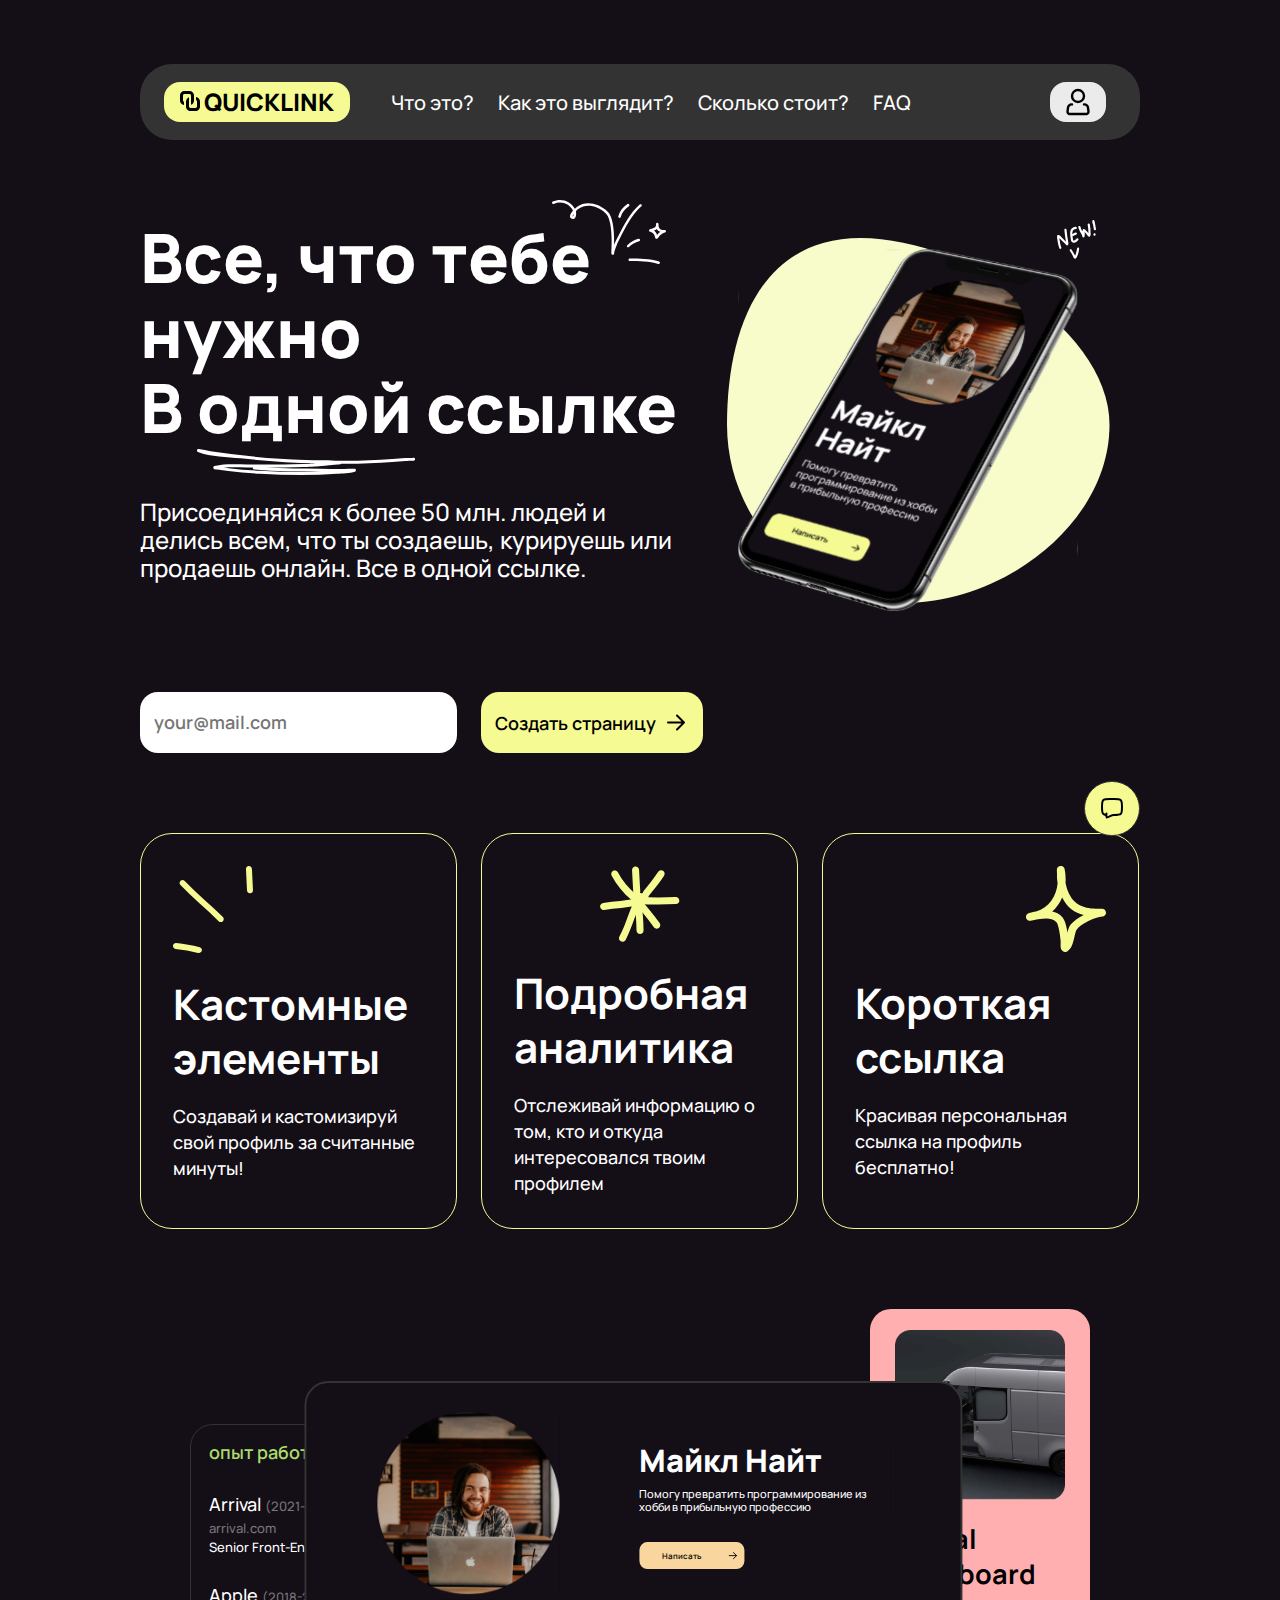
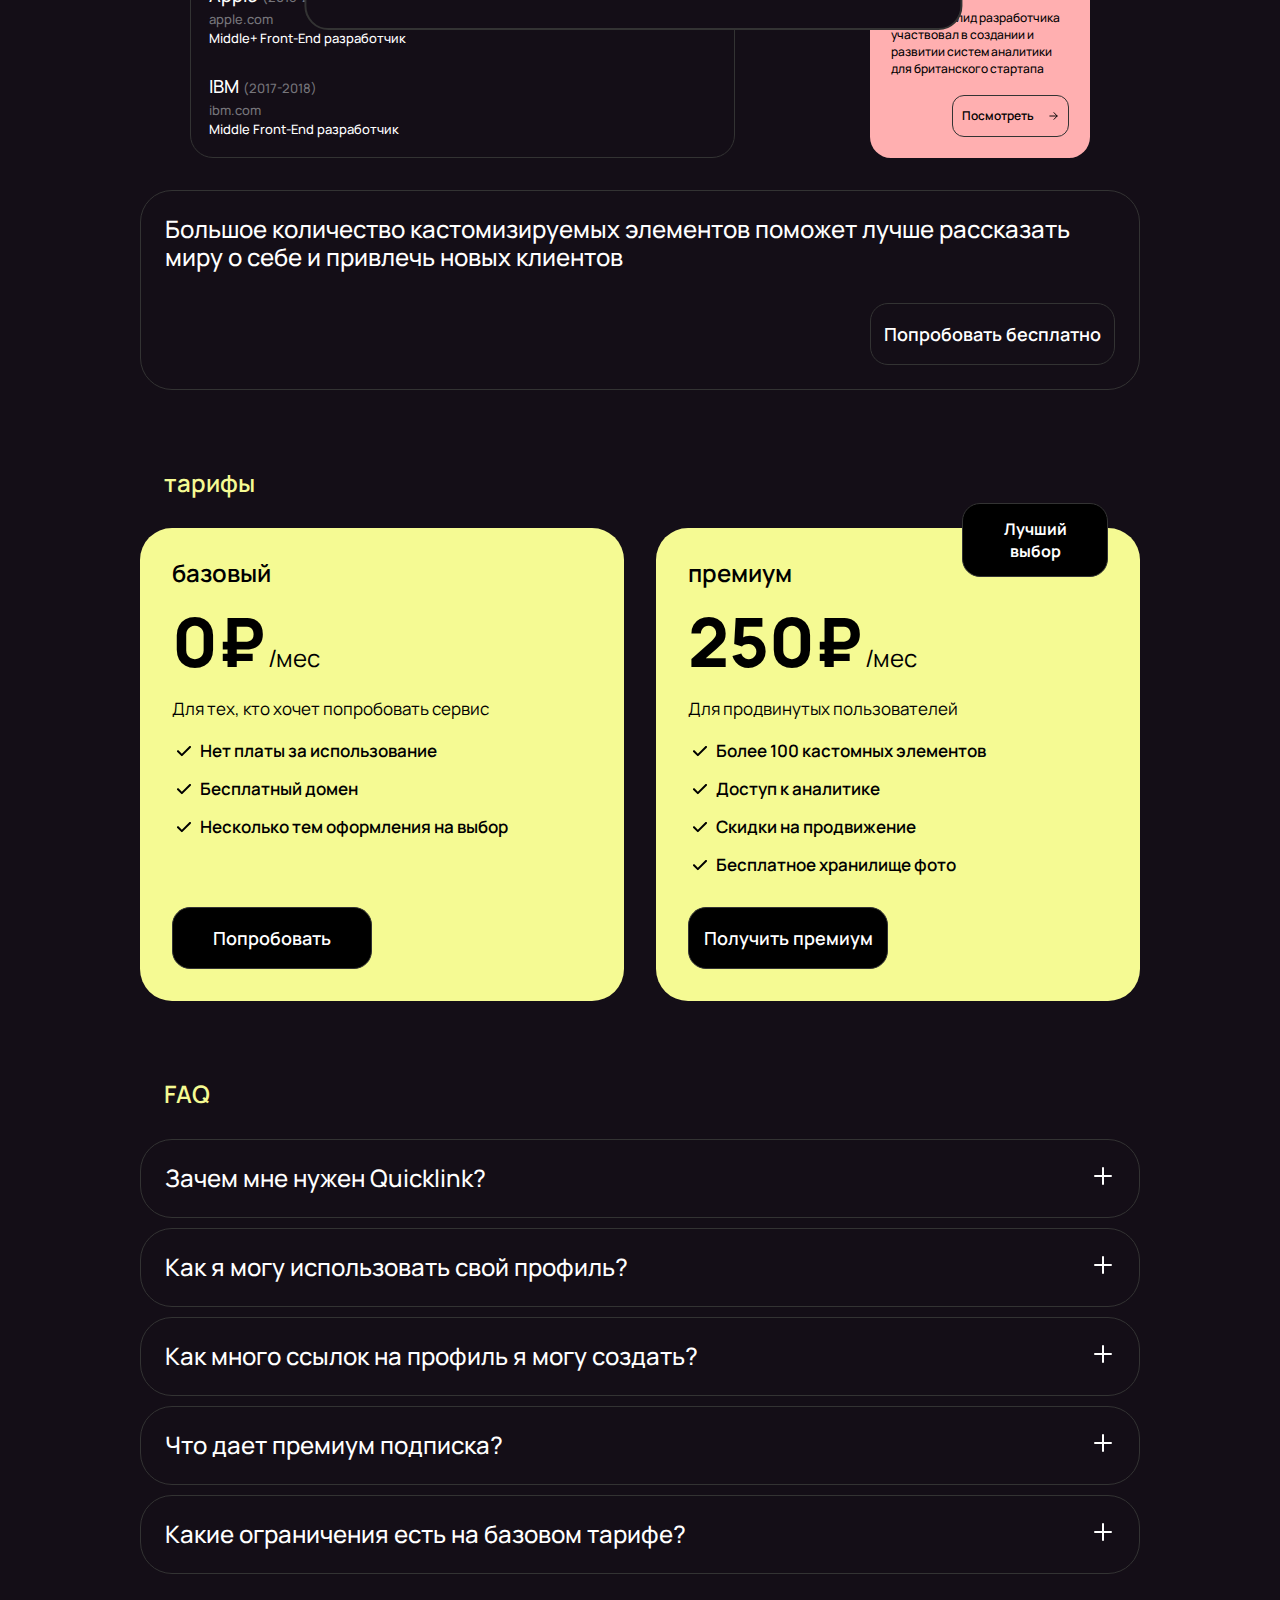
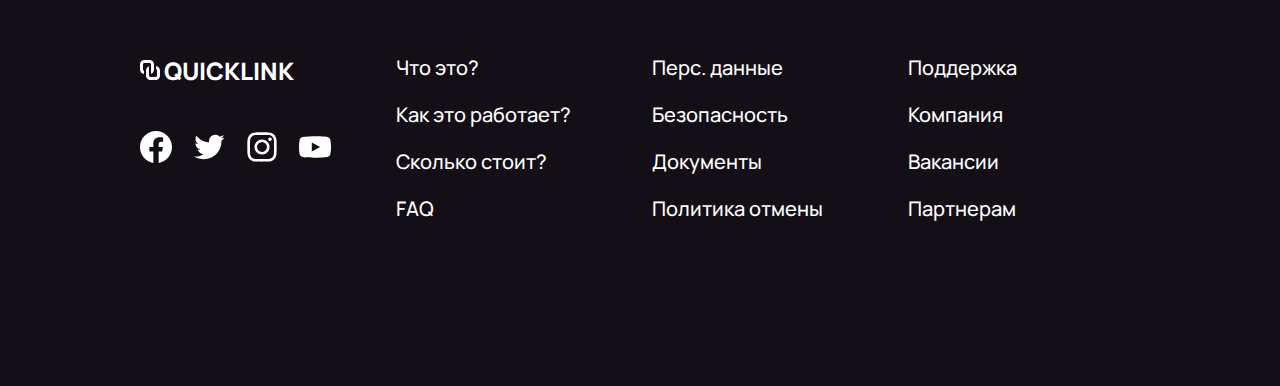
<file: index.html>
<!DOCTYPE html>
<html lang="ru">

<head>
    <meta charset="UTF-8">
    <meta name="viewport" content="width=device-width, initial-scale=1.0">
    <title>Landing</title>
    <link rel="stylesheet" href="./style.css">
    <link rel="preconnect" href="https://fonts.googleapis.com">
    <link rel="preconnect" href="https://fonts.gstatic.com" crossorigin>
    <link href="https://fonts.googleapis.com/css2?family=Manrope:wght@500..800&display=swap" rel="stylesheet">
</head>

<body>
    <header class="header">
        <div class="header-container">
            <div class="logo-menu">
                <div class="logo">
                    QUICKLINK
                </div>
                <nav role="navigation" class="links-menu">
                    <a href="#cards" class="link-menu">Что это?</a>
                    <a href="#screens" class="link-menu">Как это выглядит?</a>
                    <a href="#price-wrapper" class="link-menu">Сколько стоит?</a>
                    <a href="#faq-wrapper" class="link-menu">FAQ</a>
                </nav>
            </div>
            <button class="login">
                <img src="./icons/login.svg" alt="log" class="log">
            </button>
            <div class="burger-wrapper">
                <input type="checkbox" id="burger-checkbox" class="burger-checkbox">
                <label class="burger" for="burger-checkbox"></label>
                <div class="burger-menu">
                    <div class="list">
                        <a href="#" class="item-list enter">
                            Вход
                            <button class="login">
                                <img src="./icons/login.svg" alt="log" class="log">
                            </button>
                        </a href="#">
                        <a href="#" class="item-list">
                            Что это?
                        </a href="#">
                        <a href="#" class="item-list">
                            Как это выглядит?
                        </a href="#">
                        <a href="#" class="item-list">
                            Сколько стоит?
                        </a href="#">
                        <a href="#" class="item-list faq">
                            FAQ
                        </a href="#">
                    </div>
                </div>
                <div class="shadow"></div>
            </div>


        </div>
    </header>



    <main>
        <div class="container">
            <div class="hero-wrapper">
                <div class="hero-block">
                    <div class="hero-content">
                        <div class="hero-text">
                            Все, что тебе
                            <br>
                            нужно
                            <br>
                            В одной ссылке
                            <img src="./image/illustr-here.svg" alt="illustr-here" class="illustr-here">
                            <img src="./image/underline.svg" alt="underline" class="underline">
                        </div>
                        <div class="hero-info">
                            Присоединяйся к более 50 млн. людей и делись всем, что ты создаешь, курируешь
                            или продаешь онлайн. Все в одной ссылке.
                        </div>
                    </div>
                    <img src="./image/hero-pic.svg" alt="hero-pic" class="hero-pic">
                </div>
                <div class="actions">
                    <input type="text" placeholder="your@mail.com" class="your-email">
                    <a href="#" class="write-action">
                        <p class="write">Создать страницу</p>
                        <img src="./icons/arrow.svg" alt="arrow" class="arrow">
                    </a>
                </div>
            </div>
        </div>
        <div class="container">
            <div id="cards">
                <div class="card">
                    <img src="./image/first-card.svg" alt="first-card" class="first-card">
                    <div class="text-card">
                        <div class="title">Кастомные элементы</div>
                        <div class="description">
                            Создавай и кастомизируй свой профиль за считанные минуты!
                        </div>
                    </div>
                </div>
                <div class="card">
                    <img src="./image/second-card.svg" alt="second-card" class="second-card">
                    <div class="text-card">
                        <div class="title">Подробная аналитика</div>
                        <div class="description">
                            Отслеживай информацию о том, кто и откуда интересовался твоим профилем
                        </div>
                    </div>
                </div>
                <div class="card">
                    <img src="./image/third-card.svg" alt="third-card" class="third-card">
                    <div class="text-card">
                        <div class="title">Короткая ссылка</div>
                        <div class="description">
                            Красивая персональная
                            ссылка на профиль бесплатно!
                        </div>
                    </div>
                </div>
            </div>
        </div>
        <div class="container">
            <div id="screens">
                <div class="profile-check">
                    <div class="profile">
                        <div class="about-me">
                            <div class="photo">
                                <img src="./image/Avatar.png" alt="My photo" class="my-photo">
                            </div>
                            <div class="short-description">
                                <h1 class="my-name">Майкл Найт</h1>
                                <p class="description">
                                    Помогу превратить программирование из хобби в прибыльную профессию
                                </p>
                                <a href="#" class="writer-action">
                                    <p class="writer">Написать</p>
                                    <img src="./icons/arrow.svg" alt="arrow" class="arrow">
                                </a>
                            </div>
                        </div>
                    </div>
                    <div class="work-experience">
                        <p class="h3exp">опыт работы</p>
                        <div class="job-list">
                            <div class="job">
                                <div class="company">
                                    <span>Arrival</span>
                                    <span class="period">
                                        (2021-по наст. время)
                                    </span>
                                </div>
                                <a href="https://www.arrival.com" class="company-link">arrival.com</a>
                                <div class="position">Senior Front-End разработчик</div>
                            </div>
                            <div class="job">
                                <div class="company">
                                    <span>Apple</span>
                                    <span class="period">
                                        (2018-2021)
                                    </span>
                                </div>
                                <a href="https://www.apple.com" class="company-link">apple.com</a>
                                <div class="position">Middle+ Front-End разработчик</div>
                            </div>
                            <div class="job">
                                <div class="company">
                                    <span>IBM</span>
                                    <span class="period">
                                        (2017-2018)
                                    </span>
                                </div>
                                <a href="https://www.ibm.com" class="company-link">ibm.com</a>
                                <div class="position">Middle Front-End разработчик</div>
                            </div>
                        </div>
                    </div>
                    <div class="item">
                        <div class="project-photo">
                            <img src="./image/Arrival.png" alt="Arrival" class="Arrival">
                        </div>
                        <div class="project">
                            <h2 class="project-name">Arrival Dashboard</h2>
                            <p class="project-description">
                                В качестве лид разработчика участвовал в создании и развитии систем аналитики для
                                британского
                                стартапа
                            </p>
                            <div class="show-project">
                                <a href="#">
                                    <p class="see">Посмотреть</p>
                                    <img src="./icons/arrow.svg" alt="arrow" class="arrow-see">
                                </a>
                            </div>
                        </div>
                    </div>
                </div>
                <div class="block-text">
                    <div class="title">
                        Большое количество кастомизируемых элементов поможет
                        лучше рассказать миру о себе и привлечь новых клиентов
                    </div>
                    <button class="button-free">Попробовать бесплатно</button>
                </div>
            </div>
        </div>
        <div class="container">
            <div id="price-wrapper">
                <h3>тарифы</h3>
                <div class="price-cards">
                    <div class="price-card">
                        <div class="card-text">
                            <div class="tariff">базовый</div>
                            <div class="price">
                                <span class="quantity">0₽</span>
                                <span class="month">/мес</span>
                            </div>
                            <div class="try-servers">
                                Для тех, кто хочет попробовать сервис
                            </div>
                            <ul class="about-prices">
                                <li class="about-price">
                                    Нет платы за использование
                                </li>
                                <li class="about-price">
                                    Бесплатный домен
                                </li>
                                <li class="about-price">
                                    Несколько тем оформления на выбор
                                </li>
                            </ul>
                        </div>
                        <button class="button-try">Попробовать</button>
                    </div>
                    <div class="price-card premium">
                        <div class="card-text">
                            <div class="tariff">премиум</div>
                            <div class="price">
                                <span class="quantity">250₽</span>
                                <span class="month">/мес</span>
                            </div>
                            <div class="try-servers">
                                Для продвинутых пользователей
                            </div>
                            <ul class="about-prices">
                                <li class="about-price">
                                    Более 100 кастомных элементов
                                </li>
                                <li class="about-price">
                                    Доступ к аналитике
                                </li>
                                <li class="about-price">
                                    Скидки на продвижение
                                </li>
                                <li class="about-price">
                                    Бесплатное хранилище фото
                                </li>
                            </ul>
                            <div class="best-choise">Лучший выбор</div>
                        </div>
                        <button class="button-try">Получить премиум</button>
                    </div>
                </div>
            </div>
        </div>
        <div class="container">
            <div id="faq-wrapper">
                <h3>FAQ</h3>
                <div class="list-faq">
                    <div class="faq-item">
                        <details>
                            <summary class="title">
                                Зачем мне нужен Quicklink?
                            </summary>
                            <div class="answer">
                                <p class="answer-text">
                                    Это единая ссылка, которую вы можете использовать, чтобы связать вашу аудиторию со
                                    всем,
                                    что
                                    вы
                                    делаете, и со всем, что
                                    вам небезразлично. Это позволяет делиться множеством ссылок в одной, чтобы ваши
                                    подписчики,
                                    посетители и клиенты могли
                                    найти все, что они ищут, в одном месте.
                                </p>
                                <p class="answer-text">
                                    Вы можете добавить ссылку на Quicklink на платформах социальных сетей, таких как
                                    Tiktok
                                    и
                                    Instagram, включить в подписи
                                    к электронной почте и даже отобразить в виде QR-кода, чтобы ваша офлайн-аудитория
                                    связалась
                                    с
                                    вами онлайн.
                                </p>
                            </div>
                        </details>
                    </div>
                    <div class="faq-item">
                        <details>
                            <summary class="title">
                                Как я могу использовать свой профиль?
                            </summary>
                            <div class="answer">
                                <p class="answer-text">
                                    text
                                </p>
                                <p class="answer-text">
                                    text
                                </p>
                        </details>
                    </div>
                    <div class="faq-item">
                        <details>
                            <summary class="title">
                                Как много ссылок на профиль я могу создать?
                            </summary>
                            <div class="answer">
                                <p class="answer-text">
                                    text
                                </p>
                                <p class="answer-text">
                                    text
                                </p>
                        </details>
                    </div>
                    <div class="faq-item">
                        <details>
                            <summary class="title">
                                Что дает премиум подписка?
                            </summary>
                            <div class="answer">
                                <p class="answer-text">
                                    text
                                </p>
                                <p class="answer-text">
                                    text
                                </p>
                        </details>
                    </div>
                    <div class="faq-item">
                        <details>
                            <summary class="title">
                                Какие ограничения есть на базовом тарифе?
                            </summary>
                            <div class="answer">
                                <p class="answer-text">
                                    text
                                </p>
                                <p class="answer-text">
                                    text
                                </p>
                        </details>
                    </div>
                </div>

            </div>
        </div>
        </div>
    </main>

    <footer class="footer">
        <div class="container">
            <div class="footer-wrapper">
                <div class="logo-socials">
                    <div class="main-logo">QUICKLINK</div>
                    <div class="logo-social">
                        <img src="./icons/facebook.svg" alt="facebook" class="facebook">
                        <img src="./icons/twitter.svg" alt="twitter" class="twitter">
                        <img src="./icons/instagram.svg" alt="instagram" class="instagram">
                        <img src="./icons/youtube.svg" alt="youtube" class="youtube">
                    </div>
                </div>
                <ul class="footer-links">
                    <li><a href="#cards">Что это?</a></li>
                    <li><a href="#screens">Как это работает?</a></li>
                    <li><a href="#price-wrapper">Сколько стоит?</a></li>
                    <li><a href="#faq-wrapper">FAQ</a></li>
                </ul>
                <ul class="footer-links">
                    <li><a href="#">Перс. данные</a></li>
                    <li><a href="#">Безопасность</a></li>
                    <li><a href="#">Документы</a></li>
                    <li><a href="#">Политика отмены</a></li>
                </ul>
                <ul class="footer-links">
                    <li><a href="#">Поддержка</a></li>
                    <li><a href="#">Компания</a></li>
                    <li><a href="#">Вакансии</a></li>
                    <li><a href="#">Партнерам</a></li>
                </ul>
            </div>
        </div>
    </footer>

    <div class="container-feedback">
        <button class="feedback">
            <img src="./icons/feedback.svg" alt="feedback" class="feedback-img">
        </button>
    </div>

</body>



</html>
</file>
<file: style.css>
* {
    box-sizing: border-box;
    margin: 0;
    padding: 0;
    background-color: rgba(20, 14, 23, 1);
    font-family: Manrope, sans-serif;
}

body {
    padding: 0 20px;
}

.header {
    max-width: 1000px;
    width: 100%;
    margin: 64px auto 0;
}

.container {
    max-width: 1000px;
    width: 100%;
    margin: 80px auto 0;
}

.header .header-container {
    display: flex;
    justify-content: space-between;
    align-items: center;
    gap: 10px;
    padding: 18px 24px;
    border-radius: 32px;
    background-color: rgba(51, 51, 51, 1);
}


.burger-menu {
    width: 100%;
    border-radius: 32px;
    background: rgba(51, 51, 51, 1);
    display: flex;
    flex-direction: column;
    gap: 54px;
    position: absolute;
    top: 0;
    left: 0;
    overflow: hidden;
    transition: 0.5s;
    max-height: 0;
    opacity: 0;
    padding: 0 24px 0;
}



.burger-menu .log {
    display: block;
}



.burger-menu .header {
    margin: 0 auto;
    background: rgba(51, 51, 51, 1);
    display: flex;
    justify-content: flex-end;
}

.burger-menu .list {
    padding: 8px;
    background: rgba(51, 51, 51, 1);
    font-size: 24px;
    font-weight: 500;
    line-height: 28px;
    color: rgba(255, 255, 255, 1);
    display: flex;
    flex-direction: column;
    cursor: pointer;
    z-index: 2;
}

.burger-menu .item-list.enter {
    display: flex;
    justify-content: space-between;
    align-items: center;
    background: rgba(51, 51, 51, 1);

}

.burger-menu .item-list {
    border-bottom: 1px solid rgba(118, 117, 123, 1);
    background: rgba(51, 51, 51, 1);
    height: 76px;
    padding: 24px;
}


.burger-menu .item-list.faq {
    border: none;
}

.burger-menu .cursor {
    background: rgba(51, 51, 51, 1);
    position: absolute;
    bottom: 13px;
    left: 123px;
}


.logo-menu {
    display: flex;
    gap: 41px;
    align-items: center;
    width: 100%;
    background-color: rgba(51, 51, 51, 1);
}

.logo::before {
    content: url(./icons/logo.svg);
}

.logo {
    font-size: 24px;
    font-weight: 800;
    line-height: 24px;
    max-width: 191px;
    padding: 8px 16px;
    border-radius: 16px;
    background-color: rgba(245, 250, 147, 1);
    display: flex;
    gap: 4px;
    justify-content: center;
}

.links-menu {
    display: flex;
    gap: 24px;
    background-color: rgba(51, 51, 51, 1);
}

.link-menu {
    background-color: rgba(51, 51, 51, 1);
    color: white;
    text-decoration: none;
    font-size: 20px;
    font-weight: 500;
    cursor: pointer;
}

.login {
    border: 0;
    cursor: pointer;
    background: none;
    height: 40px;
}

.log {
    display: block;
    width: 56px;
    height: 40px;
    padding: 0px 16px;
    border-radius: 16px;
    background: rgba(235, 235, 235, 1);
}


.log-adapt {
    width: 56px;
    height: 40px;
    padding: 0px 16px;
    border-radius: 16px;
    background: rgba(118, 117, 123, 1);
}

.hero-wrapper {
    display: flex;
    flex-direction: column;
    gap: 64px;
}

.hero-block {
    display: flex;
    gap: 10px;
}

.hero-content {
    display: flex;
    flex-direction: column;
    gap: 53px;
}

.hero-text {
    max-width: 539px;
    width: 100%;
    display: flex;
    flex-direction: column;
    position: relative;
}

.hero-text {
    font-size: 68px;
    font-weight: 800;
    line-height: 75px;
    color: rgba(255, 255, 255, 1);
}

.illustr-here {
    position: absolute;
    background: none;
    right: 13px;
    top: -20px;
}

.underline {
    position: absolute;
    background: none;
    bottom: -30px;
    left: 57px;
}

.hero-info {
    font-size: 24px;
    font-weight: 500;
    line-height: 28px;
    color: rgba(255, 255, 255, 1)
}

.actions {
    display: flex;
    gap: 24px;
}

.your-email {
    max-width: 317px;
    width: 100%;
    padding: 18px 14px;
    border-radius: 18px;
    border: 1px;
    background: rgba(255, 255, 255, 1);
    font-size: 18px;
    font-weight: 600;
    line-height: 25px;
    color: rgba(118, 117, 123, 1);
    cursor: pointer;
}

.write-action {
    display: flex;
    max-width: 222px;
    width: 100%;
    padding: 18px 14px;
    gap: 8px;
    border-radius: 18px;
    background: rgba(245, 250, 147, 1);
    align-items: center;
}

.write {
    background: rgba(245, 250, 147, 1);
    font-size: 18px;
    font-weight: 600;
    line-height: 24px;
    text-align: center;
    color: rgba(0, 0, 0, 1);
}

.arrow {
    background: rgba(245, 250, 147, 1);

}

#cards {
    display: flex;
    gap: 24px;
}

.card {
    display: flex;
    flex-direction: column;
    gap: 24px;
    max-width: 317px;
    width: 100%;
    padding: 32px;
    border-radius: 32px;
    border: 1px solid rgba(245, 250, 147, 1);
}


.first-card {
    max-width: 80px;
    width: 100%;
    align-self: start;
}

.second-card {
    max-width: 80px;
    width: 100%;
    align-self: center;
}

.third-card {
    max-width: 80px;
    width: 100%;
    align-self: end;
}

.text-card {
    display: flex;
    flex-direction: column;
    gap: 18px;
}

.text-card .title {
    font-size: 42px;
    font-weight: 700;
    line-height: 54px;
    color: white;
}


.text-card .description {
    font-size: 18px;
    font-weight: 500;
    line-height: 26px;
    color: white;
}

#screens {
    display: flex;
    flex-direction: column;
    gap: 32px;
}

.profile-check {
    display: flex;
    justify-content: space-between;
    position: relative;
    align-items: flex-end;
    padding: 0 50px;
    gap: 90px;
}

.profile {
    max-width: 658px;
    width: 100%;
    padding: 29px 36px;
    border-radius: 24px;
    border: 2px solid rgba(51, 51, 51, 1);
    display: flex;
    justify-content: center;
    position: absolute;
    left: 50%;
    top: 50%;
    transform: translate(-51%, -61%);
}


.about-me {
    display: flex;
    justify-content: space-between;
    max-width: 513px;
    width: 100%;
    align-items: center;
    gap: 8px;
}

.my-photo {
    max-width: 182px;
    width: 100%;
}


.short-description {
    display: flex;
    flex-direction: column;
    gap: 10px;
    color: #ffffff;
    max-width: 251px;
    width: 100%;
}

.my-name {
    font-size: 31px;
    font-weight: 800;
    line-height: 34px;
}

.description {
    font-size: 11px;
    font-weight: 500;
    line-height: 13px;
}

.writer-action {
    margin-top: 19px;
    max-width: 105px;
    width: 100%;
    padding: 8px 6px;
    border-radius: 8px;
    background: rgba(249, 214, 158, 1);
    color: black;
    display: flex;
    gap: 8px;

}

.writer-action .writer {
    width: 100%;
    background: rgba(249, 214, 158, 1);
    font-size: 8px;
    font-weight: 600;
    line-height: 11px;
    text-align: center;
}

.writer-action .arrow {
    background: rgba(249, 214, 158, 1);
    width: 11px;
}


.work-experience {
    max-width: 545px;
    width: 100%;
    padding: 18px;
    border-radius: 23px;
    border: 1px solid rgba(51, 51, 51, 1);
    color: white;
    display: flex;
    flex-direction: column;
    gap: 32px;
}

.h3exp {
    color: rgba(170, 219, 107, 1);
    font-size: 18px;
    font-weight: 600;
    line-height: 19px;
}

.job-list {
    display: flex;
    flex-direction: column;
    gap: 28px;
}

.company {
    font-size: 18px;
    font-weight: 500;
    line-height: 21px;
}

.company .period {
    font-size: 13px;
    font-weight: 500;
    line-height: 19px;
    color: #76757B;
}

.company-link {
    font-size: 13px;
    font-weight: 500;
    line-height: 19px;
    color: #76757B;
}

.job .position {
    font-size: 13px;
    font-weight: 500;
    line-height: 19px;
}


.item {
    display: flex;
    flex-direction: column;
    color: black;
    background: rgba(255, 175, 176, 1);
    align-items: center;
    max-width: 220px;
    width: 100%;
    padding: 21px;
    gap: 16px;
    border-radius: 21px;
}

.project {
    display: flex;
    flex-direction: column;
    gap: 18px;
    width: 100%;
    background: rgba(255, 175, 176, 1);
}

.project .project-name {
    font-size: 27px;
    font-weight: 700;
    line-height: 35px;
    background: rgba(255, 175, 176, 1);
}

.project .project-description {
    font-size: 12px;
    font-weight: 500;
    line-height: 17px;
    background: rgba(255, 175, 176, 1);
}

.show-project {
    display: flex;
    justify-content: flex-end;
    background: rgba(255, 175, 176, 1);
}

.show-project a {
    border: 1px solid #333333;
    color: black;
    display: flex;
    align-items: center;
    background: rgba(255, 175, 176, 1);
    max-width: 117px;
    width: 100%;
    padding: 12px 9px;
    gap: 5px;
    border-radius: 12px;
    justify-content: space-between;
}

.show-project .see {
    font-size: 12px;
    font-weight: 600;
    line-height: 16px;
    text-align: center;
    background: rgba(255, 175, 176, 1);
}

.project-photo {
    background: rgba(255, 175, 176, 1);

}

.arrow-see {
    background: rgba(255, 175, 176, 1);
    width: 11px;
}

.Arrival {
    background: rgba(255, 175, 176, 1);
    max-width: 170px;
    width: 100%;
}


.block-text {
    display: flex;
    flex-direction: column;
    align-items: flex-end;
    padding: 24px;
    gap: 32px;
    border-radius: 32px;
    border: 1px solid rgba(51, 51, 51, 1);
}

.block-text .title {
    font-size: 24px;
    font-weight: 500;
    line-height: 28px;
    color: rgba(255, 255, 255, 1);
}

.block-text .button-free {
    max-width: 245px;
    width: 100%;
    padding: 18px 13px;
    border-radius: 18px;
    border: 1px solid rgba(51, 51, 51, 1);
    font-size: 18px;
    font-weight: 600;
    line-height: 24px;
    color: rgba(255, 255, 255, 1);
    display: flex;
    align-items: center;
    cursor: pointer;
}

h3 {
    font-size: 24px;
    font-weight: 600;
    line-height: 26px;
    color: rgba(245, 250, 147, 1);
    margin-left: 24px;
}

#price-wrapper {
    display: flex;
    flex-direction: column;
    gap: 32px;
}

.price-cards {
    display: flex;
    gap: 32px;
}

.price-card {
    display: flex;
    flex-direction: column;
    justify-content: space-between;
    gap: 56px;
    max-width: 484px;
    width: 100%;
    padding: 32px;
    border-radius: 32px;
    background: rgba(245, 250, 147, 1);
}

.price-card.premium {
    position: relative;
    gap: 24px;
}

.card-text {
    display: flex;
    flex-direction: column;
    gap: 18px;
    background: rgba(245, 250, 147, 1);
}

.card-text .tariff {
    font-size: 24px;
    font-weight: 600;
    line-height: 26px;
    color: rgba(0, 0, 0, 1);
    background: rgba(245, 250, 147, 1);
}

.price {
    background: rgba(245, 250, 147, 1);
}

.price .quantity {
    font-size: 68px;
    font-weight: 800;
    line-height: 75px;
    color: rgba(0, 0, 0, 1);
    background: rgba(245, 250, 147, 1);
}

.price .month {
    font-size: 24px;
    font-weight: 400;
    line-height: 33px;
    color: rgba(0, 0, 0, 1);
    background: rgba(245, 250, 147, 1);
}

.best-choise {
    position: absolute;
    right: 32px;
    top: -25px;
    max-width: 146px;
    width: 100%;
    padding: 14px;
    border-radius: 18px;
    border: 1px solid rgba(51, 51, 51, 1);
    background: rgba(0, 0, 0, 1);
    font-size: 16px;
    font-weight: 700;
    line-height: 22px;
    text-align: center;
    color: rgba(255, 255, 255, 1);
}

.try-servers {
    background: rgba(245, 250, 147, 1);
    font-size: 17px;
    font-weight: 400;
    line-height: 24px;
    color: rgba(0, 0, 0, 1);
}

.about-prices {
    background: rgba(245, 250, 147, 1);
    display: flex;
    flex-direction: column;
    gap: 8px;
}

.about-price {
    background: rgba(245, 250, 147, 1);
    font-size: 17px;
    font-weight: 600;
    line-height: 24px;
    color: rgba(0, 0, 0, 1);
    list-style: none;
    display: flex;
    gap: 4px;
}

.about-prices .about-price::before {
    content: url(icons/check-mark.svg);
}

.button-try {
    max-width: 200px;
    width: 100%;
    padding: 18px 14px;
    border-radius: 18px;
    border: 1px solid rgba(51, 51, 51, 1);
    color: white;
    background: rgba(0, 0, 0, 1);
    font-size: 18px;
    font-weight: 600;
    line-height: 24px;
    text-align: center;
    cursor: pointer;
}

#faq-wrapper {
    display: flex;
    flex-direction: column;
    gap: 32px;
}

.list-faq {
    display: flex;
    flex-direction: column;
    gap: 10px;
}

.faq-item {
    display: flex;
    flex-direction: column;
    padding: 24px;
    border-radius: 32px;
    border: 1px solid rgba(51, 51, 51, 1);
    cursor: pointer;
}


.faq-item .answer {
    display: flex;
    flex-direction: column;
    gap: 28px;
    font-size: 18px;
    font-weight: 500;
    line-height: 26px;
    color: rgba(118, 117, 123, 1);
    margin-top: 32px;
}

.faq-item .title {
    font-size: 24px;
    font-weight: 500;
    line-height: 28px;
    color: rgba(255, 255, 255, 1);
    display: flex;
    justify-content: space-between;
}

summary::-webkit-details-marker {
    display: none;
}

details summary::after {
    content: url(icons/plus.svg);
}

details[open] summary::after {
    content: url(icons/minus.svg);
}


.footer-wrapper {
    display: flex;
    gap: 24px;

}


.logo-socials {
    display: flex;
    flex-direction: column;
    gap: 44px;
    max-width: 232px;
    width: 100%;

}

.main-logo {
    font-size: 24px;
    font-weight: 800;
    line-height: 33px;
    color: rgba(255, 255, 255, 1);
    display: flex;
    gap: 4px;
}

.main-logo::before {
    content: url(./icons/logo-white.svg);
}

.logo-social {
    display: flex;
    gap: 21px;
    cursor: pointer;
}

.footer-links {
    display: flex;
    flex-direction: column;
    gap: 20px;
    list-style: none;
    max-width: 232px;
    width: 100%;
}

a {
    font-size: 20px;
    font-weight: 500;
    line-height: 27px;
    color: rgba(255, 255, 255, 1);
    text-decoration: none;
}


.container-feedback {
    max-width: 1000px;
    width: 100%;
    margin: 100px auto 64px;
    display: flex;
    justify-content: flex-end;
}

.feedback {
    display: flex;
    border: 0;
    cursor: pointer;

}



.burger-checkbox {
    position: absolute;
    visibility: hidden;
}

.burger {
    cursor: pointer;
    position: absolute;
    height: 6px;
    width: 100%;
    z-index: 3;
    border-radius: 16px;
    background: rgba(118, 117, 123, 1);
    max-width: 56px;
    padding: 16px;
    display: flex;
    align-items: center;
    justify-content: center;
    right: 21px;
    top: 20px;
    padding: 20px;
    display: none;
}

.burger::before,
.burger::after {
    content: '';
    position: absolute;
    display: block;
    height: 2px;
    width: 100%;
    border-radius: 10px;
    background: white;
}

.burger::before {
    transition: box-shadow .3s .15s, top .3s .15s, transform .3s;
    width: 14px;
    top: 16px;
    left: 39%;
}

.burger::after {
    transition: bottom .3s .15s, transform .3s;
    bottom: 17px;
    width: 14px;
    left: 39%;
}

.burger-checkbox:checked+.burger::before {
    top: 18px;
    transform: rotate(45deg);
    transition: box-shadow .15s, top .3s, transform .3s .15s;
    width: 18px;
    left: 19px;
}

.burger-checkbox:checked+.burger::after {
    bottom: 19px;
    transform: rotate(-45deg);
    transition: bottom .3s, transform .3s .15s;
    width: 18px;
    left: 19px;
}

.feedback {
    max-width: 56px;
    width: 100%;
    padding: 16px;
    border-radius: 99px;
    border: 1px solid rgba(51, 51, 51, 1);
    background: rgba(245, 250, 147, 1);
    position: fixed;
    bottom: 64px;
}

.feedback-img {
    background: rgba(245, 250, 147, 1);
}


@media screen and (max-width: 1000px) {
    .header-container {
        position: relative;
    }

    .burger {
        display: block;
    }

    .profile {
        max-width: 545px;
    }

    #cards {
        flex-direction: column;
    }

    .card {
        max-width: 1000px;
        flex-wrap: wrap;
    }



    .links-menu {
        display: none;
    }

    .log {
        display: none;
    }

    .burger-wrapper {
        display: flex;
        z-index: 2;
    }

    #burger-checkbox:checked+label+.burger-menu {
        padding: 112px 24px 18px;
        max-height: fit-content;
        opacity: 1;
    }

    .shadow {
        display: none;
        position: fixed;
        top: 0;
        left: 0;
        width: 100%;
        height: 100%;
        background: rgba(0, 0, 0, 0.9);
        z-index: -1;
    }

    #burger-checkbox:checked+.burger+.burger-menu+.shadow {
        display: block;
    }


    .hero-block {
        background: url(./image/hero-pic.svg);
        background-repeat: no-repeat;
        background-size: cover;

    }

    .hero-pic {
        position: absolute;
        right: 40px;
        opacity: 20%;
        max-width: 318px;
        width: 100%;
    }

}

@media screen and (max-width: 783px) {
    .footer-wrapper {
        flex-wrap: wrap;
        justify-content: space-between;
        padding: 0 110px 0 0;
    }

    .profile-check {
        gap: 40px;
    }

    .profile {
        max-width: 473px;
        padding: 21px 26px;
        gap: 26px;
        border-radius: 17px;
    }

    .my-photo {
        max-width: 131px;
        width: 100%;

    }

    .about-me {
        max-width: 369px;

    }

    .my-name {
        font-size: 22px;
        font-weight: 800;
        line-height: 24px;
    }

    .description {
        font-size: 8px;
        font-weight: 500;
        line-height: 9px;
    }

    .short-description {
        max-width: 180px;
    }

    .writer-action {
        max-width: 76px;
        padding: 6px 4px;
        gap: 3px;
        border-radius: 6px;
    }

    .work-experience {
        max-width: 392px;
        padding: 13px 13px 3px;
        gap: 17px;
        border-radius: 17px;
    }

    .h3exp {
        font-size: 13px;
        line-height: 14px;
    }

    .company {
        font-size: 13px;
        line-height: 15px;
    }

    .company .period {
        font-size: 10px;
        line-height: 14px;
    }

    .company-link {
        font-size: 10px;
        line-height: 14px;
    }

    .job .position {
        font-size: 10px;
        line-height: 14px;
    }

    .job-list {
        gap: 15px;
    }

    .item {
        max-width: 158px;
        padding: 15px;
        gap: 11px;
        border-radius: 15px;
    }

    .Arrival {
        max-width: 122px;
    }

    .project {
        gap: 8px;
    }

    .project .project-name {
        font-size: 19px;
        line-height: 25px;
    }

    .project .project-description {
        font-size: 8px;
        line-height: 12px;
    }

    .show-project a {
        width: 85px;
        padding: 8px 7px;
        gap: 4px;
        border-radius: 8px;
    }

    .show-project .see {
        font-size: 8px;
        line-height: 11px;
    }

    .profile-check {
        padding: 0 36px;
    }

}

@media screen and (max-width: 663px) {

    .hero-text {
        max-width: 350px;
    }

    .profile {
        max-width: 350px;
    }

    .hero-text {
        font-size: 42px;
        font-weight: 700;
        line-height: 54px;
    }

    .illustr-here {
        width: 34px;
        height: 30px;
        right: 16%;
        top: 0;
    }

    .underline {
        left: 0;
        width: 100px;
        height: 20px;
        top: 168px;
    }

    .hero-pic {
        top: 211px;
        right: 0;
        max-width: 258px;
        width: 100%;
    }


    .price-cards {
        flex-direction: column;
    }

    .actions {
        flex-direction: column;
    }





    .footer-wrapper {
        flex-direction: column;
    }

}

@media screen and (max-width: 365px) {
    .underline {
        top: auto;
        bottom: -15px;
    }

    .illustr-here {
        right: 18px;
        top: -11px;
    }
}

@media screen and (max-width: 486px) {

    .profile {
        max-width: 220px;
        padding: 10px 12px;
        border-radius: 8px;
    }

    .about-me {
        max-width: 172px
    }

    .my-photo {
        max-width: 61px;
    }

    .short-description {
        max-width: 84px;
        gap: 10px;
    }

    .my-name {
        font-size: 10px;
        line-height: 11px;
    }

    .description {
        font-size: 4px;
        line-height: 4px;
    }

    .writer-action {
        width: 35px;
        padding: 3px 2px;
        gap: 1px;
        border-radius: 3px;
        margin: 0;
    }

    .writer-action .writer {
        font-size: 3px;
        line-height: 4px;
    }


    .writer-action .arrow {
        width: 2px
    }


    .work-experience {
        width: 182px;
        padding: 6px;
        gap: 8px;
        border-radius: 8px;
    }

    .h3exp {
        font-size: 6px;
        line-height: 6px;
    }

    .job-list {
        gap: 7px;
    }

    .company {
        font-size: 6px;
        line-height: 7px;
    }

    .company .period {
        font-size: 4px;
        line-height: 5px;
    }

    .company-link {
        font-size: 4px;
        line-height: 6px;
    }

    .job {
        display: flex;
        flex-direction: column;
        gap: 1px;
    }

    .job .position {
        font-size: 4px;
        line-height: 6px;
    }

    .profile-check {
        padding: 0 16px;
        gap: 10px;
    }

    .item {
        width: 74px;
        padding: 7px;
        gap: 5px;
        border-radius: 7px;
    }


    .project {
        width: 60px;
        gap: 4px;
    }

    .project .project-name {
        font-size: 9px;
        line-height: 12px;
    }

    .project .project-description {
        font-size: 4px;
        line-height: 6px;
    }

    .show-project a {
        max-width: 40px;
        padding: 4px 3px;
        gap: 2px;
        border-radius: 4px;
    }

    .show-project .see {
        font-size: 4px;
        line-height: 5px;
    }

    .show-project .arrow-see {
        width: 4px;
    }

}
</file>
